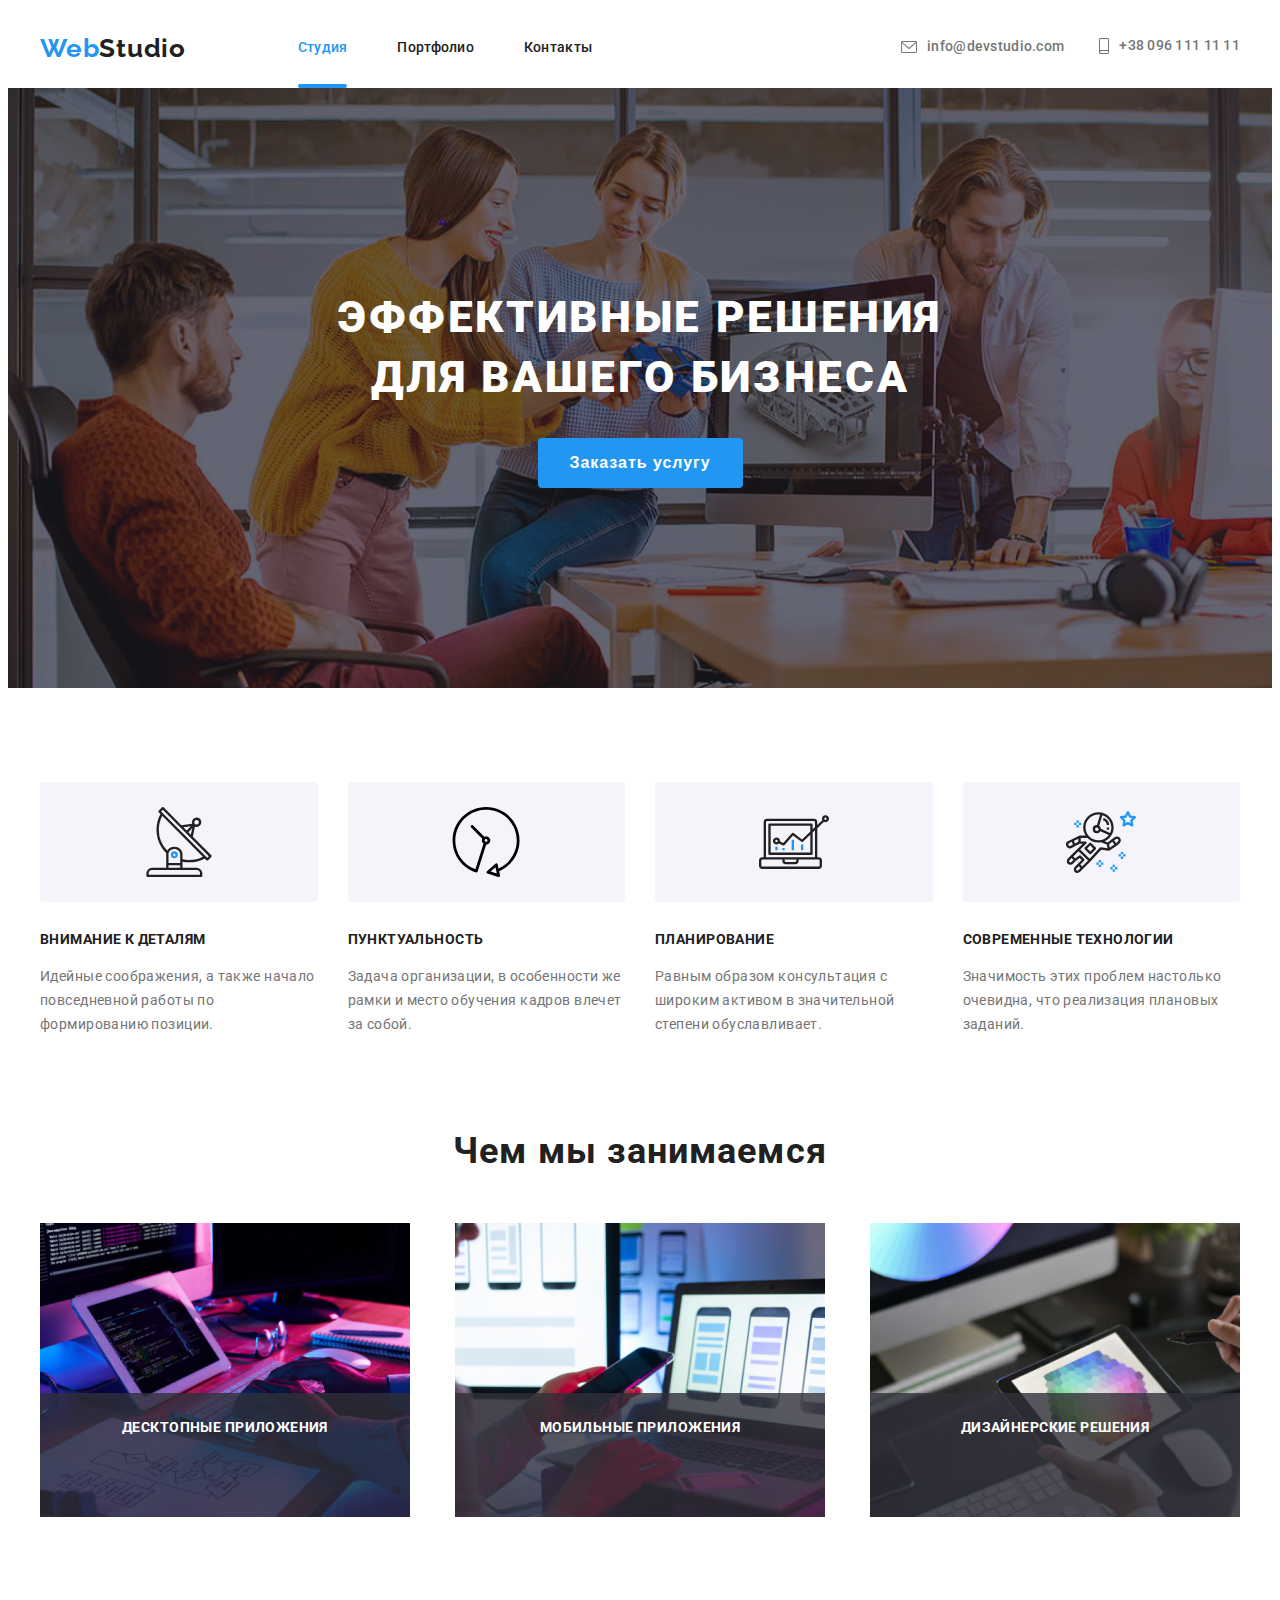
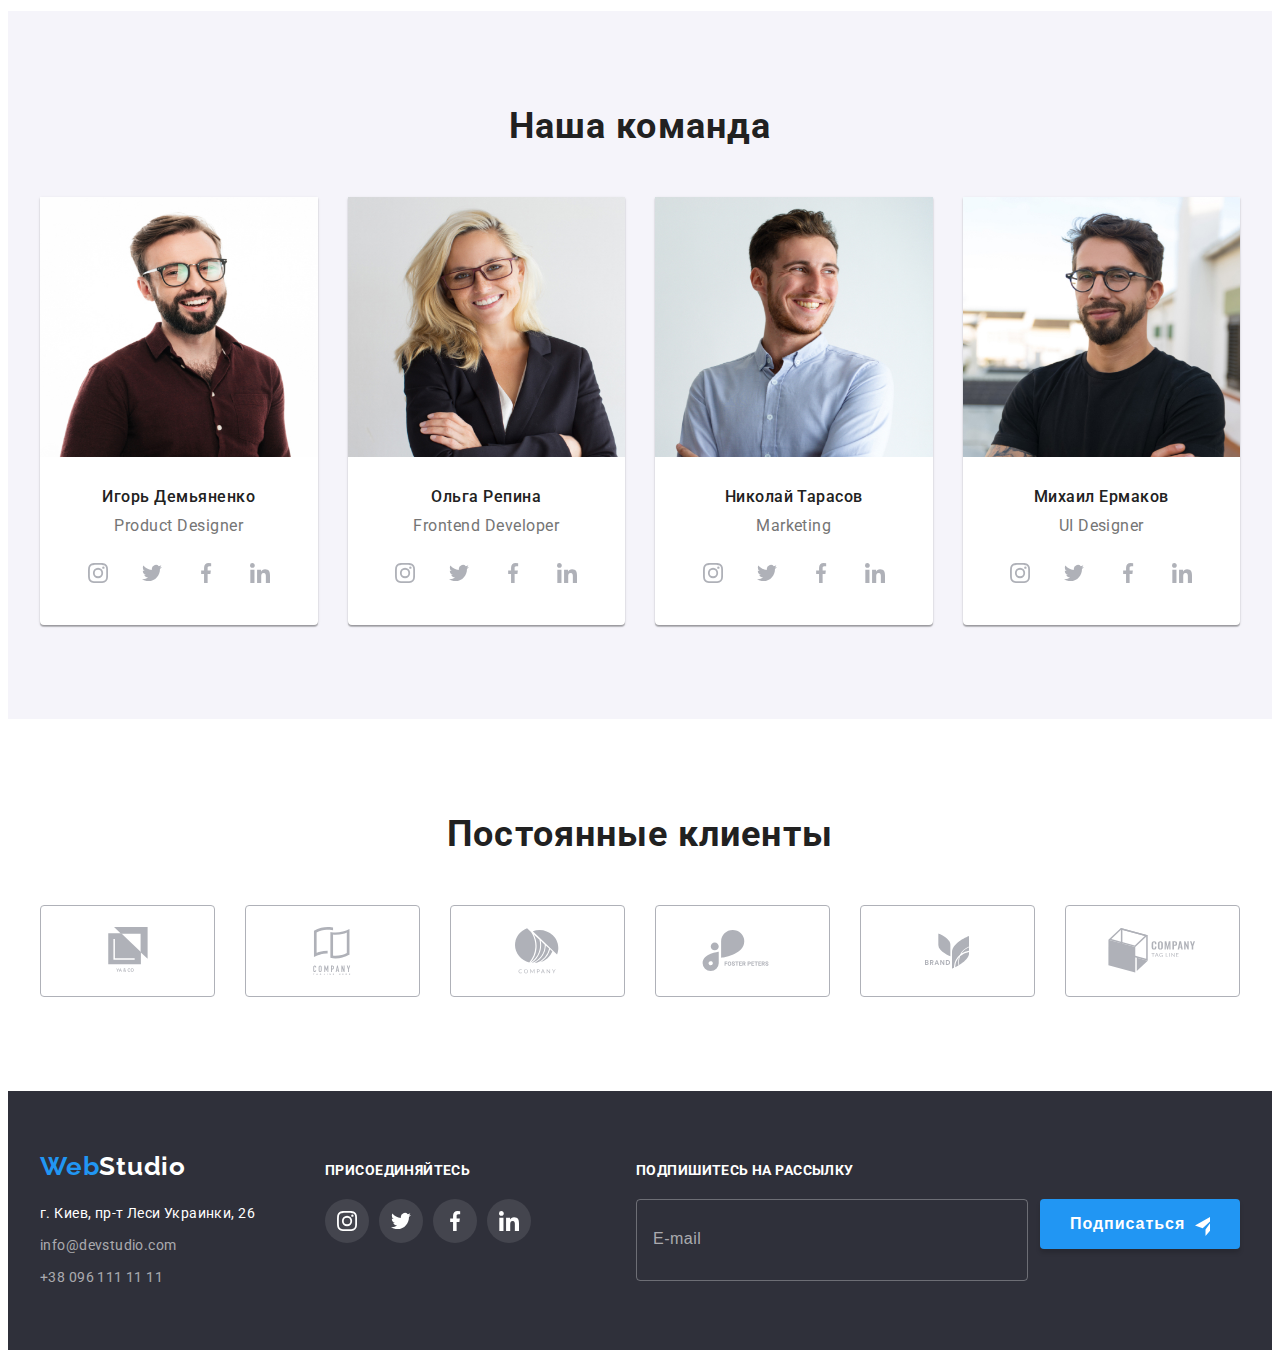
<file: index.html>
<!DOCTYPE html>
<html lang="ru">

<head>
  <meta charset="UTF-8" />
  <meta name="viewport" content="width=device-width, initial-scale=1.0" />
  <title>WebStudio</title>

  <link href="https://fonts.googleapis.com/css2?family=Raleway:wght@700&family=Roboto:wght@400;500;700;900&display=swap"
    rel="stylesheet">
  <link rel="stylesheet" href="https://cdnjs.cloudflare.com/ajax/libs/modern-normalize/1.0.0/modern-normalize.min.css"
    integrity="sha512-ISS7cAi1PEhQ8jnbJpJZMd29NlhNj4AWYyLOSp2CE/CsHxTCu+r+t0D2yoJudVrd0/8fTVPUVDzY5Tvli75u/g=="
    crossorigin="anonymous" />
  <link rel="stylesheet" href="./css/main.min.css" />
</head>

<body>
  <header class="header">
    <!--Шапка сторінки-->
    <div class="conteiner">
      <a href="./index.html" class="logo"> Web<span class="studio-header">Studio</span></a>
      <button class="mobile-btn" type="button" data-menu-button aria-expanded="false" aria-controls="mobile-conteiner">
        <svg aria-label="Кнопка меню" class="mobile-img" width="40" height="40" viewBox="0 0 40 40 " fill="none"
          xmlns="http://www.w3.org/2000/svg">
          <path class="icon-cross"
            d="M29.6667 12.88L27.7867 11L20.3333 18.4533L12.88 11L11 12.88L18.4533 20.3333L11 27.7867L12.88 29.6667L20.3333 22.2133L27.7867 29.6667L29.6667 27.7867L22.2133 20.3333L29.6667 12.88Z"
            />
            <path fill-rule="evenodd" clip-rule="evenodd" class="icon-menu"
              d="M8 14.6667V12H32V14.6667H8ZM8 21.3333H32V18.6667H8V21.3333ZM8 28H32V25.3333H8V28Z"/>
        </svg>
      </button>
      <div class="mobile-conteiner" id="mobile-conteiner" data-menu>
        
        <nav class="head-navigation">
          <ul class="header-nav list">
            <li class="item"><a href="./index.html" class="link current">Студия</a></li>
            <li class="item"><a href="./portfolio.html" class="link">Портфолио</a></li>
            <li class="item"><a href="#adress" class="link">Контакты</a></li>
          </ul>
        </nav>
        
        <ul class="header-adress list">
          <li class="item mail-item"><a href="mailto:info@devstudio.com" class="link">
              <svg class="icon icon-mail" width="16" height="12">
                <use href="./images/splite.svg#icon-envelope"></use>
              </svg>
              info@devstudio.com</a></li>
          <li class="item phone-item"><a href="tel:380961111111" class="link">
              <svg class="icon icon-phone" width="10" height="16">
                <use href="./images/splite.svg#icon-smartphone"></use>
              </svg>
              +38 096 111 11 11</a></li>
        </ul>
      </div>
      
    </div>

  </header>

  <main>
    <!--Головне вікно-->
    <section class="hero">
      <h1 class="hero-tittle">
        Эффективные решения <br />
        для вашего бизнеса
      </h1>
      <button data-modal-open class="hero-button">Заказать услугу</button>
    </section>

    <!--Особливості комранії-->
    <section class="section section-features">
      <h2 class="visually-hidden second-tittle">Наши особености</h2>

      <div class="conteiner">
        <ul class="features list">
          <li class="item">
            <div class="background">
              <svg class="icon">
                <use href="./images/splite.svg#icon-antenna"></use>
              </svg>
            </div>
            <h3 class="feature-tittle third-tittle">Внимание к деталям</h3>
            <p class="feature-text txt">
              Идейные соображения, а также начало повседневной работы по
              формированию позиции.
            </p>
          </li>
          <li class="item">
            <div class="background">
              <svg class="icon">
                <use href="./images/splite.svg#icon-Vector"></use>
              </svg>
            </div>
            <h3 class="feature-tittle third-tittle">Пунктуальность</h3>
            <p class="feature-text txt">
              Задача организации, в особенности же рамки и место обучения кадров
              влечет за собой.
            </p>
          </li>
          <li class="item">
            <div class="background">
              <svg class="icon">
                <use href="./images/splite.svg#icon-diagram"></use>
              </svg>
            </div>
            <h3 class="feature-tittle third-tittle">Планирование</h3>
            <p class="feature-text txt">
              Равным образом консультация с широким активом в значительной
              степени обуславливает.
            </p>
          </li>
          <li class="item">
            <div class="background">
              <svg class="icon">
                <use href="./images/splite.svg#icon-astronaut"></use>
              </svg>
            </div>
            <h3 class="feature-tittle third-tittle">Современные технологии</h3>
            <p class="feature-text txt">
              Значимость этих проблем настолько очевидна, что реализация
              плановых заданий.
            </p>
          </li>
        </ul>
      </div>

    </section>

    <!--Чим займається компанія-->
    <section class="section work-section">
      <div class="conteiner">
        <h2 class="work-tittle second-tittle">Чем мы занимаемся</h2>
        <ul class="work-img list">
          <li class="work-item">
            <img class="img" 
            srcset="./images/main-page/img1.jpg 1x,
                    ./images/main-page/img1@2x.jpg 2x,
                    ./images/main-page/img1@3x.jpg 3x"
            src="./images/main-page/img1.jpg" 
            alt="Печатание на компьютере" width="370" />
            <span class="img-text">Десктопные приложения</span>
          </li>
          <li class="work-item">
            <img class="img" 
           srcset="./images/main-page/img2.jpg 1x,
                    ./images/main-page/img2@2x.jpg 2x,
                    ./images/main-page/img2@3x.jpg 3x"
            src="./images/main-page/img2.jpg"  
            alt="Телефон и компьютер" width="370" />
            <span class="img-text">Мобильные приложения</span>
          </li>
          <li class="work-item">
            <img class="img" 
            srcset="./images/main-page/img3.jpg 1x,
                    ./images/main-page/img3@2x.jpg 2x,
                    ./images/main-page/img3@3x.jpg 3x"
            src="./images/main-page/img3.jpg"  
            alt="Рисование на планшете" />
            <span class="img-text">Дизайнерские решения</span>
          </li>
        </ul>
      </div>
    </section>

    <!--Команда-->
    <section class="section team">
      <div class="conteiner">
        <h2 class="team-tittle second-tittle">Наша команда</h2>
        <ul class="team-list list">
          <li class="list-item">
            <img class="img" 
                srcset="./images/main-page/worker1.jpg 1x,
                        ./images/main-page/worker1@2x.jpg 2x,
                        ./images/main-page/worker1@3x.jpg 3x"
                src="./images/main-page/worker1.jpg"
             alt="Фото сотрудника"/>
            <h3 class="name-worker third-tittle">Игорь Демьяненко</h3>
            <p lang="en" class="work-position txt">Product Designer</p>
            <ul class="social-list list">
              <li class="item insta-link"><a class="link" href="https://www.instagram.com/" target="_blank"
                  rel="noreferrer noopener">
                  <svg class="icon" width="20" height="20">
                    <use href="./images/splite.svg#icon-instagram"></use>
                  </svg>
                </a></li>
              <li class="item twit-link"><a class="link" href="https://twitter.com/" target="_blank"
                  rel="noreferrer noopener">
                  <svg class="icon" width="20" height="20">
                    <use href="./images/splite.svg#icon-twitter"></use>
                  </svg>
                </a></li>
              <li class="item face-link"><a class="link" href="https://www.facebook.com/" target="_blank"
                  rel="noreferrer noopener">
                  <svg class="icon" width="20" height="20">
                    <use href="./images/splite.svg#icon-facebook"></use>
                  </svg>
                </a></li>
              <li class="item linked-link"><a class="link" href="https://www.linkedin.com/" target="_blank"
                  rel="noreferrer noopener">
                  <svg class="icon" width="20" height="20">
                    <use href="./images/splite.svg#icon-linkedin"></use>
                  </svg>
                </a></li>
            </ul>
          </li>
          <li class="list-item">
            <img class="img" 
            srcset="./images/main-page/worker2.jpg 1x,
                        ./images/main-page/worker2@2x.jpg 2x,
                        ./images/main-page/worker2@3x.jpg 3x"
                src="./images/main-page/worker2.jpg"
                alt="Фото сотрудника"/>
            <h3 class="name-worker third-tittle">Ольга Репина</h3>
            <p lang="en" class="work-position txt">Frontend Developer</p>
            <ul class="social-list list">
              <li class="item insta-link"><a class="link" href="https://www.instagram.com/" target="_blank"
                  rel="noreferrer noopener">
                  <svg class="icon" width="20" height="20">
                    <use href="./images/splite.svg#icon-instagram"></use>
                  </svg>
                </a></li>
              <li class="item twit-link"><a class="link" href="https://twitter.com/" target="_blank"
                  rel="noreferrer noopener">
                  <svg class="icon" width="20" height="20">
                    <use href="./images/splite.svg#icon-twitter"></use>
                  </svg>
                </a></li>
              <li class="item face-link"><a class="link" href="https://www.facebook.com/" target="_blank"
                  rel="noreferrer noopener">
                  <svg class="icon" width="20" height="20">
                    <use href="./images/splite.svg#icon-facebook"></use>
                  </svg>
                </a></li>
              <li class="item linked-link"><a class="link" href="https://www.linkedin.com/" target="_blank"
                  rel="noreferrer noopener">
                  <svg class="icon" width="20" height="20">
                    <use href="./images/splite.svg#icon-linkedin"></use>
                  </svg>
                </a></li>
            </ul>
          </li>
          <li class="list-item">
            <img class="img" 
            srcset="./images/main-page/worker3.jpg 1x,
                        ./images/main-page/worker3@2x.jpg 2x,
                        ./images/main-page/worker3@3x.jpg 3x"
                src="./images/main-page/worker3.jpg"
             alt="Фото сотрудника"/>
            <h3 class="name-worker third-tittle">Николай Тарасов</h3>
            <p lang="en" class="work-position txt">Marketing</p>
            <ul class="social-list list">
              <li class="item insta-link"><a class="link" href="https://www.instagram.com/" target="_blank"
                  rel="noreferrer noopener">
                  <svg class="icon" width="20" height="20">
                    <use href="./images/splite.svg#icon-instagram"></use>
                  </svg>
                </a></li>
              <li class="item twit-link"><a class="link" href="https://twitter.com/" target="_blank"
                  rel="noreferrer noopener">
                  <svg class="icon" width="20" height="20">
                    <use href="./images/splite.svg#icon-twitter"></use>
                  </svg>
                </a></li>
              <li class="item face-link"><a class="link" href="https://www.facebook.com/" target="_blank"
                  rel="noreferrer noopener">
                  <svg class="icon" width="20" height="20">
                    <use href="./images/splite.svg#icon-facebook"></use>
                  </svg>
                </a></li>
              <li class="item linked-link"><a class="link" href="https://www.linkedin.com/" target="_blank"
                  rel="noreferrer noopener">
                  <svg class="icon" width="20" height="20">
                    <use href="./images/splite.svg#icon-linkedin"></use>
                  </svg>
                </a></li>
            </ul>
          </li>
          <li class="list-item">
            <img class="img"
                 srcset="./images/main-page/worker4.jpg 1x,
                        ./images/main-page/worker4@2x.jpg 2x,
                        ./images/main-page/worker4@3x.jpg 3x"
                src="./images/main-page/worker4.jpg"
                alt="Фото сотрудника"/>
            <h3 class="name-worker third-tittle">Михаил Ермаков</h3>
            <p lang="en" class="work-position txt">UI Designer</p>
            <ul class="social-list list">
              <li class="item insta-link"><a class="link" href="https://www.instagram.com/" target="_blank"
                  rel="noreferrer noopener">
                  <svg class="icon" width="20" height="20">
                    <use href="./images/splite.svg#icon-instagram"></use>
                  </svg>
                </a></li>
              <li class="item twit-link"><a class="link" href="https://twitter.com/" target="_blank"
                  rel="noreferrer noopener">
                  <svg class="icon" width="20" height="20">
                    <use href="./images/splite.svg#icon-twitter"></use>
                  </svg>
                </a></li>
              <li class="item face-link"><a class="link" href="https://www.facebook.com/" target="_blank"
                  rel="noreferrer noopener">
                  <svg class="icon" width="20" height="20">
                    <use href="./images/splite.svg#icon-facebook"></use>
                  </svg>
                </a></li>
              <li class="item linked-link"><a class="link" href="https://www.linkedin.com/" target="_blank"
                  rel="noreferrer noopener">
                  <svg class="icon" width="20" height="20">
                    <use href="./images/splite.svg#icon-linkedin"></use>
                  </svg>
                </a></li>
            </ul>
          </li>
        </ul>
      </div>


    </section>

    <!--Постійні клієнти-->
    <section class="section clients">
      <div class="conteiner">
        <h2 class="clients-tittle second-tittle">Постоянные клиенты</h2>
        <ul class="clients-list list">
          <li class="clients-item"><a class="link" href="">
              <svg class="icon" width="44" height="48">
                <use href="./images/splite.svg#icon-logo1"></use>
              </svg>
            </a></li>
          <li class="clients-item"><a class="link" href="">
              <svg class="icon" width="44" height="48">
                <use href="./images/splite.svg#icon-logo2"></use>
              </svg>
            </a></li>
          <li class="clients-item"><a class="link" href="">
              <svg class="icon" width="44" height="48">
                <use href="./images/splite.svg#icon-logo3"></use>
              </svg>
            </a></li>
          <li class="clients-item"><a class="link" href="">
              <svg class="icon" width="82" height="42">
                <use href="./images/splite.svg#icon-logo4"></use>
              </svg>
            </a></li>
          <li class="clients-item"><a class="link" href="">
              <svg class="icon" width="44" height="48">
                <use href="./images/splite.svg#icon-logo5"></use>
              </svg>
            </a></li>
          <li class="clients-item"><a class="link" href="">
              <svg class="icon" width="88" height="45">
                <use href="./images/splite.svg#icon-logo6"></use>
              </svg>
            </a></li>
        </ul>
      </div>

    </section>
  </main>

  <footer class="footer">
    <!--Підвал-->
    <div class="conteiner">
      <div class="adress-conteiner">
        <a href="./index.html" class="logo"> Web<span class="studio-footer">Studio</span></a>
        <address id="adress">
          <p class="adress txt">г. Киев, пр-т Леси Украинки, 26</p>

          <ul class="footer-adress list">
            <li class="list-item"><a href="mailto:info@devstudio.com" class="link">info@devstudio.com</a></li>
            <li class="list-item"><a href="tel:380961111111" class="link">+38 096 111 11 11</a></li>
          </ul>
        </address>
      </div>
      <div class="footer-social">
        <span class="join">присоединяйтесь</span>
        <ul class="social-list list">
          <li class="item insta-link"><a class="link" href="https://www.instagram.com/" target="_blank"
              rel="noreferrer noopener">
              <svg class="icon" width="20" height="20">
                <use href="./images/splite.svg#icon-instagram"></use>
              </svg>
            </a></li>
          <li class="item twit-link"><a class="link" href="https://twitter.com/" target="_blank"
              rel="noreferrer noopener">
              <svg class="icon" width="20" height="20">
                <use href="./images/splite.svg#icon-twitter"></use>
              </svg>
            </a></li>
          <li class="item face-link"><a class="link" href="https://www.facebook.com/" target="_blank"
              rel="noreferrer noopener">
              <svg class="icon" width="20" height="20">
                <use href="./images/splite.svg#icon-facebook"></use>
              </svg>
            </a></li>
          <li class="item linked-link"><a class="link" href="https://www.linkedin.com/" target="_blank"
              rel="noreferrer noopener">
              <svg class="icon" width="20" height="20">
                <use href="./images/splite.svg#icon-linkedin"></use>
              </svg>
            </a></li>
        </ul>
      </div>

      <form class="form">
        <label class="subscribe" for="subscribe">Подпишитесь на рассылку</label>
        <div class="subscribe-input">
          <input class="email-input" type="text" name="subscribe" placeholder="E-mail" id="subscribe">
          <button class="button" type="submit">
            <span class="button-txt">Подписаться</span>
            <svg class="icon-send" width="24" height="24" fill="none" xmlns="http://www.w3.org/2000/svg">
              <path d="M24 0L0 13.5l7.67 2.84L19.5 5.25l-8.998 12.14.007.002-.009-.002V24l4.301-5.018L20.251 21 24 0z"
                fill="#fff" /></svg>
          </button>
        </div>
      </form>
    </div>
  </footer>
  <div data-modal class="backdrop is-hidden">
    <div class="modal">
      <button data-modal-close class="close-button">
        <svg class="close-icon" width="18" height="18" xmlns="http://www.w3.org/2000/svg">
          <path
            d="M15 4.108L13.892 3 9.5 7.392 5.108 3 4 4.108 8.392 8.5 4 12.892 5.108 14 9.5 9.608 13.892 14 15 12.892 10.608 8.5 15 4.108z" />
          </svg>
      </button>
      <span class="modal-tittle">Оставьте свои данные, мы вам перезвоним</span>
      <form action="#" class="modal-form">
        <div class="group-inputs" role="group">
          <div class="input-field">
            <label for="name" class="label">Имя</label>
            <input type="text" id="name" name="name" class="input">
            <svg class="input-icon" width="18" height="18" viewBox="0 0 18 18" fill="none" xmlns="http://www.w3.org/2000/svg">
                <path
                  d="M9 9C10.6575 9 12 7.6575 12 6C12 4.3425 10.6575 3 9 3C7.3425 3 6 4.3425 6 6C6 7.6575 7.3425 9 9 9ZM9 10.5C6.9975 10.5 3 11.505 3 13.5V14.25C3 14.6625 3.3375 15 3.75 15H14.25C14.6625 15 15 14.6625 15 14.25V13.5C15 11.505 11.0025 10.5 9 10.5Z"
                   />
            </svg>
          </div>
          <div class="input-field">
            <label for="tel" class="label">Телефон</label>
            <input type="tel" id="tel" name="phone-number" class="input">
            <svg class="input-icon" width="18" height="18" viewBox="0 0 18 18" fill="none" xmlns="http://www.w3.org/2000/svg">
              <path
                d="M13.996 11.1226L12.1579 10.9127C11.7164 10.862 11.2822 11.014 10.971 11.3252L9.63945 12.6568C7.59144 11.6147 5.91251 9.94296 4.87041 7.8877L6.20922 6.54888C6.5204 6.2377 6.67237 5.80349 6.62171 5.36205L6.41185 3.53836C6.325 2.80745 5.70988 2.25745 4.97173 2.25745H3.71976C2.902 2.25745 2.22175 2.93771 2.2724 3.75547C2.65595 9.93572 7.59868 14.8712 13.7717 15.2548C14.5894 15.3054 15.2697 14.6252 15.2697 13.8074V12.5555C15.2769 11.8245 14.7269 11.2094 13.996 11.1226Z"/>
            </svg>
          </div>
          <div class="input-field">
            <label for="mail" class="label">Почта</label>
            <input type="email" id="mail" name="mail" class="input">
            <svg class="input-icon" width="18" height="18" viewBox="0 0 18 18" fill="none" xmlns="http://www.w3.org/2000/svg">
              <path
                d="M15 3H3C2.175 3 1.5075 3.675 1.5075 4.5L1.5 13.5C1.5 14.325 2.175 15 3 15H15C15.825 15 16.5 14.325 16.5 13.5V4.5C16.5 3.675 15.825 3 15 3ZM14.7 6.1875L9.3975 9.5025C9.1575 9.6525 8.8425 9.6525 8.6025 9.5025L3.3 6.1875C3.1125 6.0675 3 5.865 3 5.6475C3 5.145 3.5475 4.845 3.975 5.1075L9 8.25L14.025 5.1075C14.4525 4.845 15 5.145 15 5.6475C15 5.865 14.8875 6.0675 14.7 6.1875Z"/>
            </svg>

          </div>
          <div class="input-field">
            <label for="comment" class="label">Комментарий</label>
            <textarea class="input" name="comment" id="comment" placeholder="Введите текст"></textarea>
          </div>
        </div>

        <div class="accept-checkbox">
          <input type="checkbox" name="accept" id="accept" class="checkbox">
          <label for="accept" class="accept-label">Соглашаюсь с рассылкой и принимаю</label>
          <a class="accept-link" href="">Условия договора</a>
        </div>
        
        <button class="button"><span class="button-txt">Отправить</span></button>
      </form>
    </div>
  </div>
  <script src="./js/modal.js">
  </script>
  <script src="./js/menu.js">
  </script>
</body>

</html>
</file>
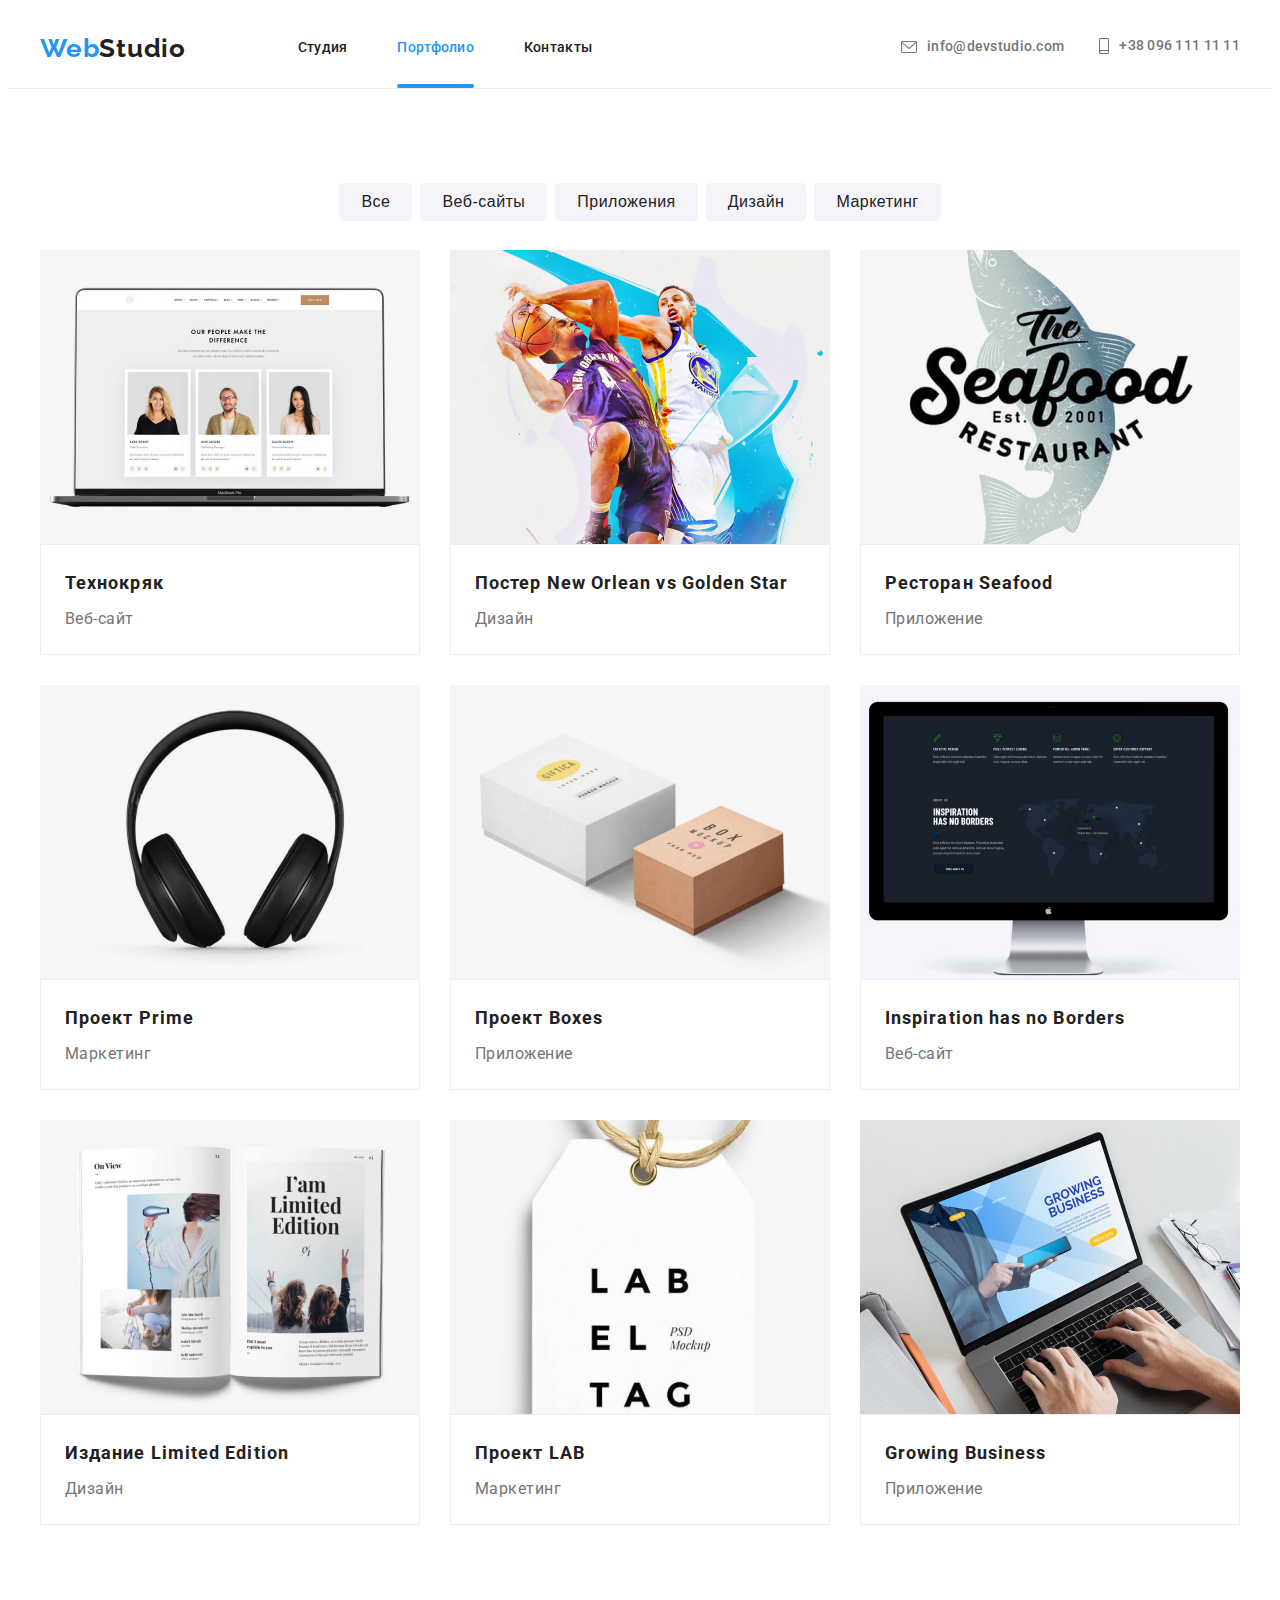
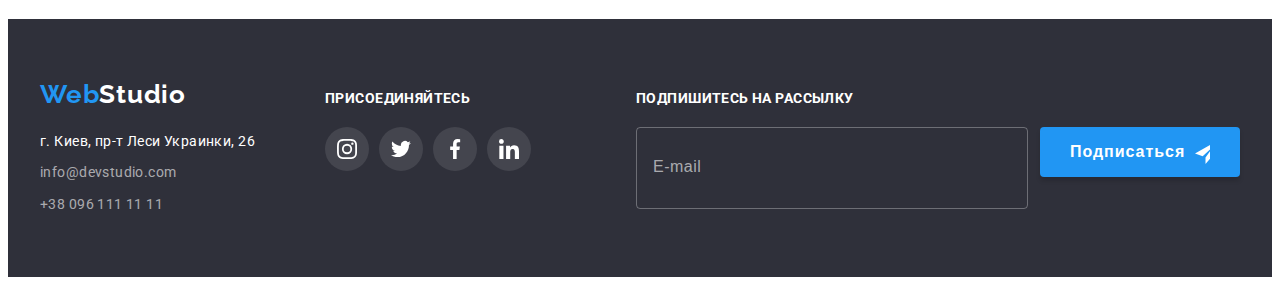
<file: portfolio.html>
<!DOCTYPE html>
<html lang="ru">
<head>
    <meta charset="UTF-8">
    <meta name="viewport" content="width=device-width, initial-scale=1.0">
    <title>Portfolio</title>
    <link
        href="https://fonts.googleapis.com/css2?family=Oleo+Script&family=Raleway:wght@700&family=Roboto:wght@400;500;700;900&display=swap"
        rel="stylesheet">
        <link rel="stylesheet" href="https://cdnjs.cloudflare.com/ajax/libs/modern-normalize/1.0.0/modern-normalize.min.css"
            integrity="sha512-ISS7cAi1PEhQ8jnbJpJZMd29NlhNj4AWYyLOSp2CE/CsHxTCu+r+t0D2yoJudVrd0/8fTVPUVDzY5Tvli75u/g=="
            crossorigin="anonymous" />
    <link rel="stylesheet" href="./css/main.min.css" />
</head>
<body>

    <header class="header portfolio-header" >
        <!--Шапка сторінки-->
        <div class="conteiner">
            <a href="./index.html" class="logo"> Web<span class="studio-header">Studio</span></a>
        <button class="mobile-btn" type="button" data-menu-button aria-expanded="false" aria-controls="mobile-conteiner">
            <svg aria-label="Кнопка меню" class="mobile-img" width="40" height="40" viewBox="0 0 40 40 " fill="none"
                xmlns="http://www.w3.org/2000/svg">
                <path class="icon-cross"
                    d="M29.6667 12.88L27.7867 11L20.3333 18.4533L12.88 11L11 12.88L18.4533 20.3333L11 27.7867L12.88 29.6667L20.3333 22.2133L27.7867 29.6667L29.6667 27.7867L22.2133 20.3333L29.6667 12.88Z" />
                <path fill-rule="evenodd" clip-rule="evenodd" class="icon-menu"
                    d="M8 14.6667V12H32V14.6667H8ZM8 21.3333H32V18.6667H8V21.3333ZM8 28H32V25.3333H8V28Z" />
            </svg>
        </button>
        <div class="mobile-conteiner" id="mobile-conteiner" data-menu>
            <nav class="head-navigation">
                <ul class="header-nav list">
                    <li class="item"><a href="./index.html" class="link">Студия</a></li>
                    <li class="item"><a href="./portfolio.html" class="link current">Портфолио</a></li>
                    <li class="item"><a href="#adress" class="link">Контакты</a></li>
                </ul>
            </nav>
    
        <ul class="header-adress list">
            <li class="item mail-item"><a href="mailto:info@devstudio.com" class="link">
                    <svg class="icon icon-mail" width="16" height="12">
                        <use href="./images/splite.svg#icon-envelope"></use>
                    </svg>
                    info@devstudio.com</a></li>
            <li class="item phone-item"><a href="tel:380961111111" class="link">
                    <svg class="icon icon-phone" width="10" height="16">
                        <use href="./images/splite.svg#icon-smartphone"></use>
                    </svg>
                    +38 096 111 11 11</a></li>
        </ul>
        </div>
        </div>
    </header>

    <main>

      <section class="section portfolio">
           
        <h1 class="visually-hidden">Наше портфолио</h1>

        <div class="conteiner">
             <ul class="portfolio-button list">
               <li class="item"><button type="button" class="link">Все</button></li>
               <li class="item"><button type="button" class="link">Веб-сайты</button></li>
               <li class="item"><button type="button" class="link">Приложения</button></li>
               <li class="item"><button type="button" class="link">Дизайн</button></li>
               <li class="item"><button type="button" class="link">Маркетинг</button></li>
            </ul>
        
            <ul class="portfolio-list list">
                <li class="list-item">
                    <a href="" class="portfolio-link">
                        <div class="overlay-img">
                        <img class="img" 
                        srcset="./images/portfolio/img1.jpg 1x,
                                 ./images/portfolio/img1@2x.jpg 2x,
                                 ./images/portfolio/img1@3x.jpg 3x"
                        src="./images/portfolio/img1.jpg" 
                        alt="Екран ноутбука с открытой интернет страницей"/>
            
                        <div class="overlay"><p class="overlay-txt txt">Технокряк это современная площадка распространения коронавируса. Компании используют эту платформу для цифрового
                        шпионажа и атак на защищённые сервера конкурентов.</p></div>
                
                    </div>
                    <div class="img-description">
                        <h2 class="img-tittle second-tittle">Технокряк</h2>
                        <p class="project txt">Веб-сайт</p>
                    </div>
                    </a>
                </li>
                <li class="list-item">
                    <a href="" class="portfolio-link">
                        <div class="overlay-img">
                            <img class="img" 
                            srcset="./images/portfolio/img2.jpg 1x,
                                 ./images/portfolio/img2@2x.jpg 2x,
                                 ./images/portfolio/img2@3x.jpg 3x"
                        src="./images/portfolio/img2.jpg" 
                            alt="Два баскетболиста">
                    <div class="overlay">
                        <p class="overlay-txt txt">Технокряк это современная площадка распространения коронавируса. Компании используют эту платформу для цифрового
                        шпионажа и атак на защищённые сервера конкурентов.</p>
                    </div>
                    </div>
                    <div class="img-description">
                        <h2 class="img-tittle second-tittle">Постер <span lang="en">New Orlean vs Golden Star</span> </h2>
                        <p class="project txt">Дизайн</p>
                    </div>
                </a>
                </li>
                <li class="list-item">
                    <a href="" class="portfolio-link">
                        <div class="overlay-img">
                            <img class="img" 
                            srcset="./images/portfolio/img3.jpg 1x,
                                 ./images/portfolio/img3@2x.jpg 2x,
                                 ./images/portfolio/img3@3x.jpg 3x"
                        src="./images/portfolio/img3.jpg" 
                            alt="Логотип ресторана">
                    <div class="overlay">
                        <p class="overlay-txt txt">Технокряк это современная площадка распространения коронавируса. Компании используют эту платформу для цифрового
                        шпионажа и атак на защищённые сервера конкурентов.</p>
                    </div>
                    </div>
                    <div class="img-description">
                        <h2 class="img-tittle second-tittle">Ресторан <span lang="en">Seafood</span></h2>
                        <p class="project txt">Приложение</p>
                    </div>
                </a>
                </li>
                <li class="list-item">
                    <a href="" class="portfolio-link">
                        <div class="overlay-img">
                            <img class="img" 
                            srcset="./images/portfolio/img4.jpg 1x,
                                 ./images/portfolio/img4@2x.jpg 2x,
                                 ./images/portfolio/img4@3x.jpg 3x"
                        src="./images/portfolio/img4.jpg" 
                            alt="Наушники">
                    <div class="overlay">
                        <p class="overlay-txt txt">Технокряк это современная площадка распространения коронавируса. Компании используют эту платформу для цифрового
                        шпионажа и атак на защищённые сервера конкурентов.</p>
                    </div>
                    </div>
                    <div class="img-description">
                        <h2 class="img-tittle second-tittle">Проект <span lang="en">Prime</span></h2>
                        <p class="project txt">Маркетинг</p>
                    </div>
                </a>
                </li>
                <li class="list-item">
                    <a href="" class="portfolio-link">
                        <div class="overlay-img">
                            <img class="img"
                            srcset="./images/portfolio/img5.jpg 1x,
                                 ./images/portfolio/img5@2x.jpg 2x,
                                 ./images/portfolio/img5@3x.jpg 3x"
                        src="./images/portfolio/img5.jpg" 
                            alt="Две коробки">
                    <div class="overlay">
                        <p class="overlay-txt txt">Технокряк это современная площадка распространения коронавируса. Компании используют эту платформу для цифрового
                        шпионажа и атак на защищённые сервера конкурентов.</p>
                    </div>
                    </div>
                    <div class="img-description">
                           <h2 class="img-tittle second-tittle">Проект <span lang="en">Boxes</span></h2>
                           <p class="project txt">Приложение</p>
                    </div> 
            </a>
                </li>
                <li class="list-item">
                    <a href="" class="portfolio-link">
                        <div class="overlay-img">
                            <img class="img" 
                            srcset="./images/portfolio/img6.jpg 1x,
                                 ./images/portfolio/img6@2x.jpg 2x,
                                 ./images/portfolio/img6@3x.jpg 3x"
                        src="./images/portfolio/img6.jpg" 
                            alt="Екран макбука с открытой интернет страницей">
                    <div class="overlay">
                        <p class="overlay-txt txt">Технокряк это современная площадка распространения коронавируса. Компании используют эту платформу для цифрового
                        шпионажа и атак на защищённые сервера конкурентов.</p>
                    </div>
                    </div>
                    <div class="img-description">
                        <h2 lang="en" class="img-tittle second-tittle">Inspiration has no Borders</h2>
                        <p class="project txt">Веб-сайт</p>
                    </div>
                </a>
                </li>
                <li class="list-item">
                    <a href="" class="portfolio-link">
                        <div class="overlay-img">
                            <img class="img"
                            srcset="./images/portfolio/img7.jpg 1x,
                                 ./images/portfolio/img7@2x.jpg 2x,
                                 ./images/portfolio/img7@3x.jpg 3x"
                        src="./images/portfolio/img7.jpg" 
                            alt="Страницы журнала">
                    <div class="overlay">
                        <p class="overlay-txt txt">Технокряк это современная площадка распространения коронавируса. Компании используют эту платформу для цифрового
                        шпионажа и атак на защищённые сервера конкурентов.</p>
                    </div>
                    </div>
                    <div class="img-description">
                        <h2 class="img-tittle second-tittle">Издание <span lang="en">Limited Edition</span></h2>
                        <p class="project txt">Дизайн</p>
                    </div>
                </a>
                </li>
                <li class="list-item">
                    <a href="" class="portfolio-link">
                        <div class="overlay-img">
                            <img class="img" 
                            srcset="./images/portfolio/img8.jpg 1x,
                                 ./images/portfolio/img8@2x.jpg 2x,
                                 ./images/portfolio/img8@3x.jpg 3x"
                        src="./images/portfolio/img8.jpg" 
                            alt="Лейба">
                    <div class="overlay">
                        <p class="overlay-txt txt">Технокряк это современная площадка распространения коронавируса. Компании используют эту платформу для цифрового
                        шпионажа и атак на защищённые сервера конкурентов.</p>
                    </div>
                    </div>
                    <div class="img-description">
                        <h2 class="img-tittle second-tittle">Проект <span lang="en">LAB</span></h2>
                        <p class="project txt">Маркетинг</p>
                    </div>
                </a>
                </li>
                <li class="list-item">
                    <a href="" class="portfolio-link">
                        <div class="overlay-img">
                            <img class="img"
                            srcset="./images/portfolio/img9.jpg 1x,
                                 ./images/portfolio/img9@2x.jpg 2x,
                                 ./images/portfolio/img9@3x.jpg 3x"
                        src="./images/portfolio/img9.jpg" 
                            alt="Печать на ноутбуке">
                    <div class="overlay">
                        <p class="overlay-txt txt">Технокряк это современная площадка распространения коронавируса. Компании используют эту платформу для цифрового
                        шпионажа и атак на защищённые сервера конкурентов.</p>
                    </div>
                    </div>
                    <div class="img-description">
                        <h2 lang="en" class="img-tittle second-tittle">Growing Business</h2>
                        <p class="project txt">Приложение</p>
                    </div>
                </a>
                </li>
            </ul>
        </div>
      </section>
    </main>

    <footer class="footer">
        <!--Підвал-->
        <div class="conteiner">
            <div class="adress-conteiner">
                <a href="./index.html" class="logo"> Web<span class="studio-footer">Studio</span></a>
                <address id="adress">
                    <p class="adress txt">г. Киев, пр-т Леси Украинки, 26</p>
    
                    <ul class="footer-adress list">
                        <li class="list-item"><a href="mailto:info@devstudio.com" class="link">info@devstudio.com</a></li>
                        <li class="list-item"><a href="tel:380961111111" class="link">+38 096 111 11 11</a></li>
                    </ul>
                </address>
            </div>
            <div class="footer-social">
                <span class="join">присоединяйтесь</span>
                <ul class="social-list list">
                    <li class="item insta-link"><a class="link" href="https://www.instagram.com/" target="_blank" rel="noreferrer noopener">
                            <svg class="icon" width="20" height="20">
                                <use href="./images/splite.svg#icon-instagram"></use>
                            </svg>
                        </a></li>
                    <li class="item twit-link"><a class="link" href="https://twitter.com/" target="_blank" rel="noreferrer noopener">
                            <svg class="icon" width="20" height="20">
                                <use href="./images/splite.svg#icon-twitter"></use>
                            </svg>
                        </a></li>
                    <li class="item face-link"><a class="link" href="https://www.facebook.com/" target="_blank" rel="noreferrer noopener">
                            <svg class="icon" width="20" height="20">
                                <use href="./images/splite.svg#icon-facebook"></use>
                            </svg>
                        </a></li>
                    <li class="item linked-link"><a class="link" href="https://www.linkedin.com/" target="_blank" rel="noreferrer noopener">
                            <svg class="icon" width="20" height="20">
                                <use href="./images/splite.svg#icon-linkedin"></use>
                            </svg>
                        </a></li>
                </ul>
    
            </div>

            <form class="form">
                <label class="subscribe" for="subscribe">Подпишитесь на рассылку</label>
                <div class="subscribe-input">
                    <input class="email-input" type="text" name="subscribe" placeholder="E-mail" id="subscribe">
                    <button class="button" type="submit">
                        <span class="button-txt">Подписаться</span>
                        <svg class="icon-send" width="24" height="24" fill="none" xmlns="http://www.w3.org/2000/svg">
                            <path d="M24 0L0 13.5l7.67 2.84L19.5 5.25l-8.998 12.14.007.002-.009-.002V24l4.301-5.018L20.251 21 24 0z"
                                fill="#fff" /></svg>
                    </button>
                </div>
            </form>
        </div>
    </footer>
    <script src="./js/menu.js">
    </script>
</body>
</html>
</file>
<file: css/main.min.css>
body{background-color:#fff;font-family:Roboto, sans-serif;overflow-x:hidden}.conteiner{margin-right:auto;margin-left:auto;padding-right:15px;padding-left:15px;width:100%}@media screen and (min-width: 480px){.conteiner{width:480px}}@media screen and (min-width: 768px){.conteiner{width:768px}}@media screen and (min-width: 1200px){.conteiner{width:1200px}}.list,.hero-tittle,.second-tittle,.third-tittle,.txt{margin-top:0;margin-bottom:0}.second-tittle{margin-bottom:30px;color:#212121;font-weight:700;font-size:36px;line-height:1.17;letter-spacing:0.03em}@media screen and (min-width: 1200px){.second-tittle{margin-bottom:50px}}.list{list-style-type:none;padding-left:0}.link{text-decoration:none}.section{padding-top:60px;padding-bottom:60px}@media screen and (min-width: 1200px){.section{padding:94px 0px}}.img{display:block;width:100%;height:auto}.visually-hidden{position:absolute;clip:rect(1px 1px 1px 1px);clip:rect(1px, 1px, 1px, 1px);padding:0;border:0;height:1px;width:1px;overflow:hidden}.backdrop{position:fixed;padding:93px 15px;top:0;left:0;width:100%;height:100%;background-color:rgba(0,0,0,0.1);z-index:2;opacity:1;overflow:scroll;transition:250ms cubic-bezier(0.4, 0, 0.2, 1)}.backdrop.is-hidden{opacity:0;pointer-events:none;visibility:hidden}.modal{position:relative;padding:40px;max-width:450px;width:100%;height:auto;background-color:#fff;display:block;transition:250ms cubic-bezier(0.4, 0, 0.2, 1)}@media screen and (min-width: 480px){.modal{position:absolute;top:50%;left:50%;transform:translate(-50%, -50%) scale(1)}}.backdrop.is-hidden .modal{transform:translate(-50%, -50%) scale(1.1)}.close-button{position:absolute;top:0;right:0;display:inline-flex;padding:0;margin:0;width:30px;height:30px;border:1px solid rgba(0,0,0,0.1);border-radius:50%;background-color:transparent;justify-content:center;align-items:center;margin-top:8px;margin-right:8px;cursor:pointer;color:#000;transition:250ms cubic-bezier(0.4, 0, 0.2, 1)}.close-button:hover,.close-button:focus{color:#2196f3}.close-button .close-icon{fill:currentColor}.modal-tittle{display:block;margin-bottom:12px;font-weight:700;font-size:20px;line-height:1.15;text-align:center;letter-spacing:0.03em;color:#212121}@media screen and (min-width: 768px){.footer .form{margin-left:auto;margin-right:auto;min-width:450px}}@media screen and (min-width: 1200px){.footer .form{margin-bottom:0px;margin-left:auto;margin-right:0;text-align:left}}@media screen and (min-width: 1200px){.subscribe-input{display:flex}}.email-input{margin-bottom:20px;padding:15px 16px;width:100%;height:50px;border:1px solid rgba(255,255,255,0.3);border-radius:4px;background-color:transparent;color:#fff}@media screen and (min-width: 1200px){.email-input{margin-right:12px;width:358px;margin-bottom:0}}.email-input::placeholder{font-weight:400;font-size:16px;line-height:1.25;letter-spacing:0.03em;color:rgba(255,255,255,0.6)}.button{display:flex;align-items:center;width:200px;height:50px;margin-left:auto;margin-right:auto;padding:10px 28px;background-color:#2196f3;border-color:transparent;border-radius:4px;cursor:pointer;box-shadow:0px 4px 4px rgba(0,0,0,0.15)}.button .icon-send{margin-left:10px}.button .button-txt{font-weight:700;font-size:16px;line-height:1.87;letter-spacing:0.06em;color:#fff}.group-inputs{margin-bottom:20px}.input-field{position:relative;margin-bottom:10px}.input-field:last-child{margin-bottom:0}.label{display:block;margin-bottom:4px;font-weight:400;font-size:12px;line-height:1.17;letter-spacing:0.01em;color:#757575}.input{display:block;width:100%;height:40px;padding:11px 40px;border:1px solid rgba(33,33,33,0.2);border-radius:4px}.input:last-child{height:120px;resize:none;margin-bottom:0;padding:12px 16px}.input::placeholder{font-weight:400;font-size:12px;line-height:1.17;letter-spacing:0.01em;color:rgba(117,117,117,0.5)}.input:focus{outline-color:#2196f3}.input-icon{position:absolute;bottom:11px;left:12px;fill:#212121}.input:focus+.input-icon{fill:#2196f3}.accept-label,.accept-link{font-weight:400;font-size:12px;line-height:1.17;letter-spacing:0.03em;color:#757575;display:contents}.accept-link{margin-left:5px;color:#2196f3;transition:250ms cubic-bezier(0.4, 0, 0.2, 1)}.accept-link:hover,.accept-link:focus{color:#757575}.modal-form .button{margin-left:auto;margin-right:auto;margin-top:30px;padding:10px 55px;transition:250ms cubic-bezier(0.4, 0, 0.2, 1)}.accept-checkbox{display:inline-flex;align-items:center}.checkbox{position:absolute;clip:rect(1px 1px 1px 1px);clip:rect(1px, 1px, 1px, 1px);padding:0;border:0;height:1px;width:1px;overflow:hidden}.accept-label::before{content:'';display:inline-flex;margin-right:8px;width:16px;height:16px;border:2px solid #212121;border-radius:2px}.checkbox:checked+.accept-label:before{background-color:#2196f3;border-color:transparent;background-image:url(../images/icon-check.svg);background-size:contain;background-origin:border-box}.checkbox:focus+.accept-label:before{border:2px solid #2196f3}@media screen and (max-width: 767px){.header{position:relative}.header .conteiner{height:60px}}.header .conteiner{display:flex;align-items:center}.header .logo{text-decoration:none;color:#2196f3;font-family:Raleway, sans-serif;font-weight:700;font-size:26px;line-height:1.19;letter-spacing:0.03em}.header .logo:hover .studio-header,.header .logo:focus .studio-header{color:#2196f3}.header .studio-header{color:#212121;transition:250ms cubic-bezier(0.4, 0, 0.2, 1)}.header .mobile-btn{margin-left:auto;border:none;background-color:transparent}.header .mobile-btn .mobile-img{fill:#000}.header .mobile-btn .icon-cross{display:none}.header .mobile-btn.is-open .icon-cross{display:block}.header .mobile-btn.is-open .icon-menu{display:none}.header .mobile-btn:hover .mobile-img,.header .mobile-btnfocus .mobile-img{fill:#2196f3}@media screen and (min-width: 768px){.header .mobile-btn{display:none}}.mobile-conteiner .header-nav .item{position:relative;width:fit-content}.mobile-conteiner .header-nav .link{color:#212121;padding-bottom:8px;font-weight:500;font-size:14px;line-height:1.14;letter-spacing:0.02em}@media screen and (max-width: 767px){.mobile-conteiner .header-nav .link{font-size:18px;line-height:1.17}}.mobile-conteiner .header-nav .link:hover,.mobile-conteiner .header-nav .link:focus{color:#2196f3}.mobile-conteiner .header-nav .link.current{color:#2196f3}.mobile-conteiner .header-nav .link.current:hover,.mobile-conteiner .header-nav .link.current:focus{color:#212121}.mobile-conteiner .header-nav .link.current::after,.mobile-conteiner .header-nav .link::after{position:absolute;left:0;bottom:0;content:'';width:100%;height:4px;background-color:#2196f3;border-radius:2px}.mobile-conteiner .header-nav .link.current::after{opacity:1}.mobile-conteiner .header-nav .link.current:hover::after,.mobile-conteiner .header-nav .link.current:focus::after{background-color:#212121}.mobile-conteiner .header-nav .link::after{opacity:0}.mobile-conteiner .header-nav .link:hover::after,.mobile-conteiner .header-nav .link:focus::after{opacity:1}.mobile-conteiner .header-adress .link{display:inline-flex;align-items:center;color:#757575;font-weight:500;font-size:14px;line-height:1.14;letter-spacing:0.02em;text-decoration:none;transition:250ms cubic-bezier(0.4, 0, 0.2, 1)}@media screen and (max-width: 767px){.mobile-conteiner .header-adress .link{font-size:18px;line-height:1.17}}.mobile-conteiner .header-adress .link:hover,.mobile-conteiner .header-adress .link:focus{color:#2196f3}.mobile-conteiner .header-adress .icon{fill:currentColor}.mobile-conteiner .header-adress .icon-mail{width:20px;margin-right:10px}.mobile-conteiner .header-adress .icon-phone{margin-right:10px}@media screen and (max-width: 767px){.mobile-conteiner{display:none;position:absolute;top:100%;left:0;right:0;padding:60px 0px;background-color:#fff;text-align:center;box-shadow:0px 4px 8px rgba(0,0,0,0.04),0px 2px 4px rgba(0,0,0,0.08),0px 1px 3px rgba(0,0,0,0.16);z-index:55}.mobile-conteiner.is-open{display:block;text-align:center}.mobile-conteiner .header-nav{margin-bottom:60px}.mobile-conteiner .header-nav .item{margin-right:auto;margin-left:auto;display:block;padding-bottom:8px}.mobile-conteiner .header-nav .item:not(:last-child){margin-bottom:40px}.header-adress .item:not(:last-child){margin-bottom:16px}}@media screen and (min-width: 768px){.mobile-conteiner{display:flex;align-items:center;margin-left:auto}.mobile-conteiner .header-nav{display:flex;margin-right:84px}.mobile-conteiner .header-nav .item:not(:last-child){margin-right:50px}.mobile-conteiner .header-nav .link{display:inline-flex;padding:32px 0px}.mobile-conteiner .header-adress .item:not(:last-child){margin-bottom:10px}.mobile-conteiner .header-adress .phone-item{padding-left:5px}}@media screen and (min-width: 1200px){.mobile-conteiner .header-nav{margin-right:305px}.mobile-conteiner .header-adress{display:flex}.mobile-conteiner .header-adress .item:not(:last-child){margin-right:30px;margin-bottom:0}}.hero{padding:118px 0px;text-align:center;background-image:linear-gradient(to right, rgba(47,48,58,0.4), rgba(47,48,58,0.4)),url(././../images/main-page/hero-mobile.jpg);background-size:480px auto}@media screen and (min-device-pixel-ratio: 2), screen and (min-resolution: 192dpi), screen and (min-resolution: 2dppx){.hero{background-image:linear-gradient(to right, rgba(47,48,58,0.4), rgba(47,48,58,0.4)),url(././../images/main-page/hero-mobile@2x.jpg)}}@media screen and (min-device-pixel-ratio: 3), screen and (min-resolution: 288dpi), screen and (min-resolution: 3dppx){.hero{background-image:linear-gradient(to right, rgba(47,48,58,0.4), rgba(47,48,58,0.4)),url(././../images/main-page/hero-mobile@3x.jpg)}}@media screen and (min-width: 1200px){.hero{padding:200px 0px}}@media screen and (min-width: 481px){.hero{background-image:linear-gradient(to right, rgba(47,48,58,0.4), rgba(47,48,58,0.4)),url(././../images/main-page/hero-tablet.jpg);background-size:768px auto}}@media screen and (min-width: 481px) and (min-device-pixel-ratio: 2), screen and (min-width: 481px) and (min-resolution: 192dpi), screen and (min-width: 481px) and (min-resolution: 2dppx){.hero{background-image:linear-gradient(to right, rgba(47,48,58,0.4), rgba(47,48,58,0.4)),url(././../images/main-page/hero-tablet@2x.jpg)}}@media screen and (min-width: 481px) and (min-device-pixel-ratio: 3), screen and (min-width: 481px) and (min-resolution: 288dpi), screen and (min-width: 481px) and (min-resolution: 3dppx){.hero{background-image:linear-gradient(to right, rgba(47,48,58,0.4), rgba(47,48,58,0.4)),url(././../images/main-page/hero-tablet@3x.jpg)}}@media screen and (min-width: 481px) and (min-width: 769px){.hero{background-image:linear-gradient(to right, rgba(47,48,58,0.4), rgba(47,48,58,0.4)),url(././../images/main-page/hero-desktop.jpg);background-size:cover}}@media screen and (min-width: 481px) and (min-width: 769px) and (min-device-pixel-ratio: 2), screen and (min-width: 481px) and (min-width: 769px) and (min-resolution: 192dpi), screen and (min-width: 481px) and (min-width: 769px) and (min-resolution: 2dppx){.hero{background-image:linear-gradient(to right, rgba(47,48,58,0.4), rgba(47,48,58,0.4)),url(././../images/main-page/hero-desktop@2x.jpg)}}@media screen and (min-width: 481px) and (min-width: 769px) and (min-device-pixel-ratio: 3), screen and (min-width: 481px) and (min-width: 769px) and (min-resolution: 288dpi), screen and (min-width: 481px) and (min-width: 769px) and (min-resolution: 3dppx){.hero{background-image:linear-gradient(to right, rgba(47,48,58,0.4), rgba(47,48,58,0.4)),url(././../images/main-page/hero-desktop@3x.jpg)}}.hero-tittle{margin-top:0;margin-bottom:30px;color:#fff;font-weight:900;font-size:26px;line-height:1.62;letter-spacing:0.06em;text-transform:uppercase}@media screen and (min-width: 1200px){.hero-tittle{font-size:44px;line-height:1.36}}.hero .hero-button{display:inline-block;min-width:200px;padding:10px 32px;border-radius:4px;border:none;background-color:#2196f3;color:#fff;font-weight:700;font-size:16px;line-height:1.88;letter-spacing:0.06em;align-items:center;text-decoration:none;cursor:pointer}.hero .hero-button:hover,.hero .hero-button:focus{background-color:#f5f4fa;color:#212121}.section-features{text-align:center}@media screen and (min-width: 768px){.section-features .features{display:flex;flex-wrap:wrap;margin:-15px}}@media screen and (min-width: 768px){.section-features .item{width:calc((100% - 2 * 30px) / 2);margin:15px}}@media screen and (min-width: 768px) and (max-width: 1199px){.section-features .item:nth-child(n+3){height:226px}}@media screen and (min-width: 1200px){.section-features .item{width:calc((100% - 4 * 30px) / 4)}}.section-features .icon{width:70px;height:70px}.section-features .background{display:inline-flex;justify-content:center;align-items:center;width:100%;height:120px;background-color:#f5f4fa;border-radius:4px;margin-bottom:30px}.section-features .feature-tittle{margin-bottom:15px;color:#212121;font-weight:700;font-size:14px;line-height:1.14;letter-spacing:0.03em;text-transform:uppercase}@media screen and (min-width: 768px){.section-features .feature-tittle{text-align:left;margin-bottom:17px}}.section-features .feature-text{color:#757575;font-weight:400;font-size:14px;line-height:1.71;letter-spacing:0.03em;text-align:left}@media screen and (max-width: 767px){.section-features .item:not(:last-child){margin-bottom:30px}}@media screen and (max-width: 1199px){.work-section{display:none}}.work-section{padding-top:0;text-align:center}.work-img{display:flex;justify-content:space-between}.work-img .work-item{position:relative}.work-img .img-text{position:absolute;left:0;bottom:0;background-color:rgba(47,48,58,0.8);width:100%;height:70px;font-weight:700;font-size:14px;line-height:1.14;text-align:center;letter-spacing:0.03em;text-transform:uppercase;padding:27px 0px;color:#fff;z-index:1}.team{text-align:center;background-color:#f5f4fa}@media screen and (min-width: 1200px){.team-list .img{height:260px}}.team-list .list-item{padding-bottom:24px;background-color:#fff;box-shadow:0px 1px 3px rgba(0,0,0,0.12),0px 1px 1px rgba(0,0,0,0.14),0px 2px 1px rgba(0,0,0,0.2);border-radius:0px 0px 4px 4px}@media screen and (min-width: 768px){.team-list .list-item{margin:15px;flex-basis:calc((100% - 4 * 15px) / 2);padding-bottom:30px}}@media screen and (min-width: 1200px){.team-list .list-item{margin:15px;flex-basis:calc((100% - 8 * 15px) / 4)}}@media screen and (max-width: 767px){.team-list .list-item:not(:last-child){margin-bottom:30px}}@media screen and (min-width: 768px){.team-list{display:flex;flex-wrap:wrap;margin:-15px}}.team-list .name-worker{margin-top:30px;margin-bottom:10px;color:#212121;font-weight:500;font-size:16px;line-height:1.19;letter-spacing:0.03em}.team-list .work-position{margin-bottom:16px;color:#757575;font-weight:400;font-size:16px;line-height:1.19;letter-spacing:0.03em}@media screen and (min-width: 768px) and (max-width: 1199px){.team-list .work-position{margin-bottom:22px}}.social-list{display:flex;justify-content:center}.social-list .link{display:inline-flex;align-items:center;justify-content:center;width:44px;height:44px;fill:#afb1b8;border-radius:50%;transition:250ms cubic-bezier(0.4, 0, 0.2, 1)}.social-list .item:not(:last-child){margin-right:10px}.social-list .link:hover,.social-list .link:focus{background-color:#2196f3;border-radius:50%;fill:#fff}.clients{text-align:center}.clients .clients-list{display:flex;flex-wrap:wrap;margin:-15px}.clients .clients-list .link{display:flex;height:90px;border:1px solid #afb1b8;border-radius:4px;align-items:center;justify-content:center;fill:#afb1b8;transition:250ms cubic-bezier(0.4, 0, 0.2, 1)}.clients .clients-list .link:hover,.clients .clients-list .link:focus{border:1px solid #2196f3;fill:#2196f3}.clients .clients-list .clients-item{margin:15px;width:calc((100% - 4 * 15px) / 2)}@media screen and (min-width: 768px){.clients .clients-list .clients-item{width:calc((100% - 6 * 15px) / 3)}}@media screen and (min-width: 1200px){.clients .clients-list .clients-item{width:calc((100% - 12 * 15px) / 6)}}.footer{background-color:#2f303a;text-align:center}.footer .conteiner{max-height:603px;height:100%;padding-top:60px;padding-bottom:60px}@media screen and (min-width: 768px){.footer .conteiner{display:flex;flex-wrap:wrap;align-items:baseline;padding-left:76px;padding-right:89px}}@media screen and (min-width: 1200px){.footer .conteiner{padding:60px 15px}}.footer .logo{display:block;margin-bottom:20px;text-decoration:none;color:#2196f3;font-family:Raleway, sans-serif;font-weight:700;font-size:26px;line-height:1.19;letter-spacing:0.03em}.studio-footer{color:#fff}.logo:hover .studio-footer,.logo:focus .studio-footer{color:#2196f3}.adress{margin-bottom:8px;color:#fff;font-style:normal;font-weight:400;font-size:14px;line-height:1.71;letter-spacing:0.03em}.footer-adress>.list-item:not(:last-child){margin-bottom:8px}.footer-adress .link{color:rgba(255,255,255,0.6);font-style:normal;font-weight:400;font-size:14px;line-height:1.71;letter-spacing:0.03em}.footer-adress .link:hover,.footer-adress .link:focus{color:#2196f3}.adress-conteiner{margin-bottom:60px}@media screen and (min-width: 1200px){.adress-conteiner{margin-bottom:0;margin-right:70px;text-align:left}}.footer-social{display:flex;flex-direction:column;margin-bottom:60px}@media screen and (min-width: 768px){.footer-social{margin-left:auto}}@media screen and (min-width: 1200px){.footer-social{margin-left:0px;margin-bottom:0;align-items:flex-start}}.footer-social .item{background-color:rgba(255,255,255,0.1);border-radius:50%}.footer-social .icon{fill:#fff}.join,.subscribe{display:block;font-weight:700;font-size:14px;line-height:1.14;letter-spacing:0.03em;text-transform:uppercase;margin-bottom:20px;color:#fff}.portfolio-header{border-bottom:1px solid #eeeeee}.portfolio-button{display:flex;flex-wrap:wrap;margin-bottom:40px}@media screen and (min-width: 768px){.portfolio-button{justify-content:center;margin-bottom:14px}}.portfolio-button .item:not(:last-child){margin-right:8px}.portfolio-button .item:nth-child(-n+3){margin-bottom:15px}.portfolio-button .link{display:inline-block;min-width:73px;padding:6px 22px;border-radius:4px;border:0;background-color:#f5f4fa;color:#212121;font-weight:500;font-size:16px;line-height:1.62;text-align:center;letter-spacing:0.03em;cursor:pointer}.portfolio-button .link:hover,.portfolio-button .link:focus{background-color:#2196f3;color:#fff}@media screen and (max-width: 767px){.portfolio-list .list-item:not(:last-child){margin-bottom:30px}}@media screen and (min-width: 768px){.portfolio-list{display:flex;flex-wrap:wrap;margin:-15px}.portfolio-list .list-item{flex-basis:calc((100% - 4 * 15px) / 2);margin:15px}.portfolio-list .list-item .img{height:294px;object-fit:cover}}@media screen and (min-width: 768px) and (min-width: 1200px){.portfolio-list .list-item{flex-basis:calc((100% - 6 * 15px) / 3)}}.img-description{border:1px solid #eeeeee;padding:20px 24px}.img-tittle{margin-bottom:3px;color:#212121;font-weight:700;font-size:18px;line-height:2;letter-spacing:0.06em}.project{color:#757575;font-weight:400;font-size:16px;line-height:1.87;letter-spacing:0.03em}.portfolio-link{display:block;text-decoration:none;box-shadow:none;transition:250ms cubic-bezier(0.4, 0, 0.2, 1)}.portfolio-link:hover,.portfolio-link:focus{box-shadow:0px 1px 1px rgba(0,0,0,0.12),0px 4px 4px rgba(0,0,0,0.06),1px 4px 6px rgba(0,0,0,0.16)}.overlay-img{position:relative;overflow:hidden}.overlay{position:absolute;left:0;bottom:0;opacity:0;width:100%;height:294px;background-color:rgba(33,150,243,0.9);transform:translateY(100%);transition:250ms cubic-bezier(0.4, 0, 0.2, 1)}.portfolio-link:hover .overlay,.portfolio-link:focus .overlay{transform:translateY(0%);opacity:1}.overlay-txt{margin:63px 24px;font-weight:400;font-size:18px;line-height:1.56;letter-spacing:0.03em;color:#fff}
/*# sourceMappingURL=main.min.css.map */
</file>
